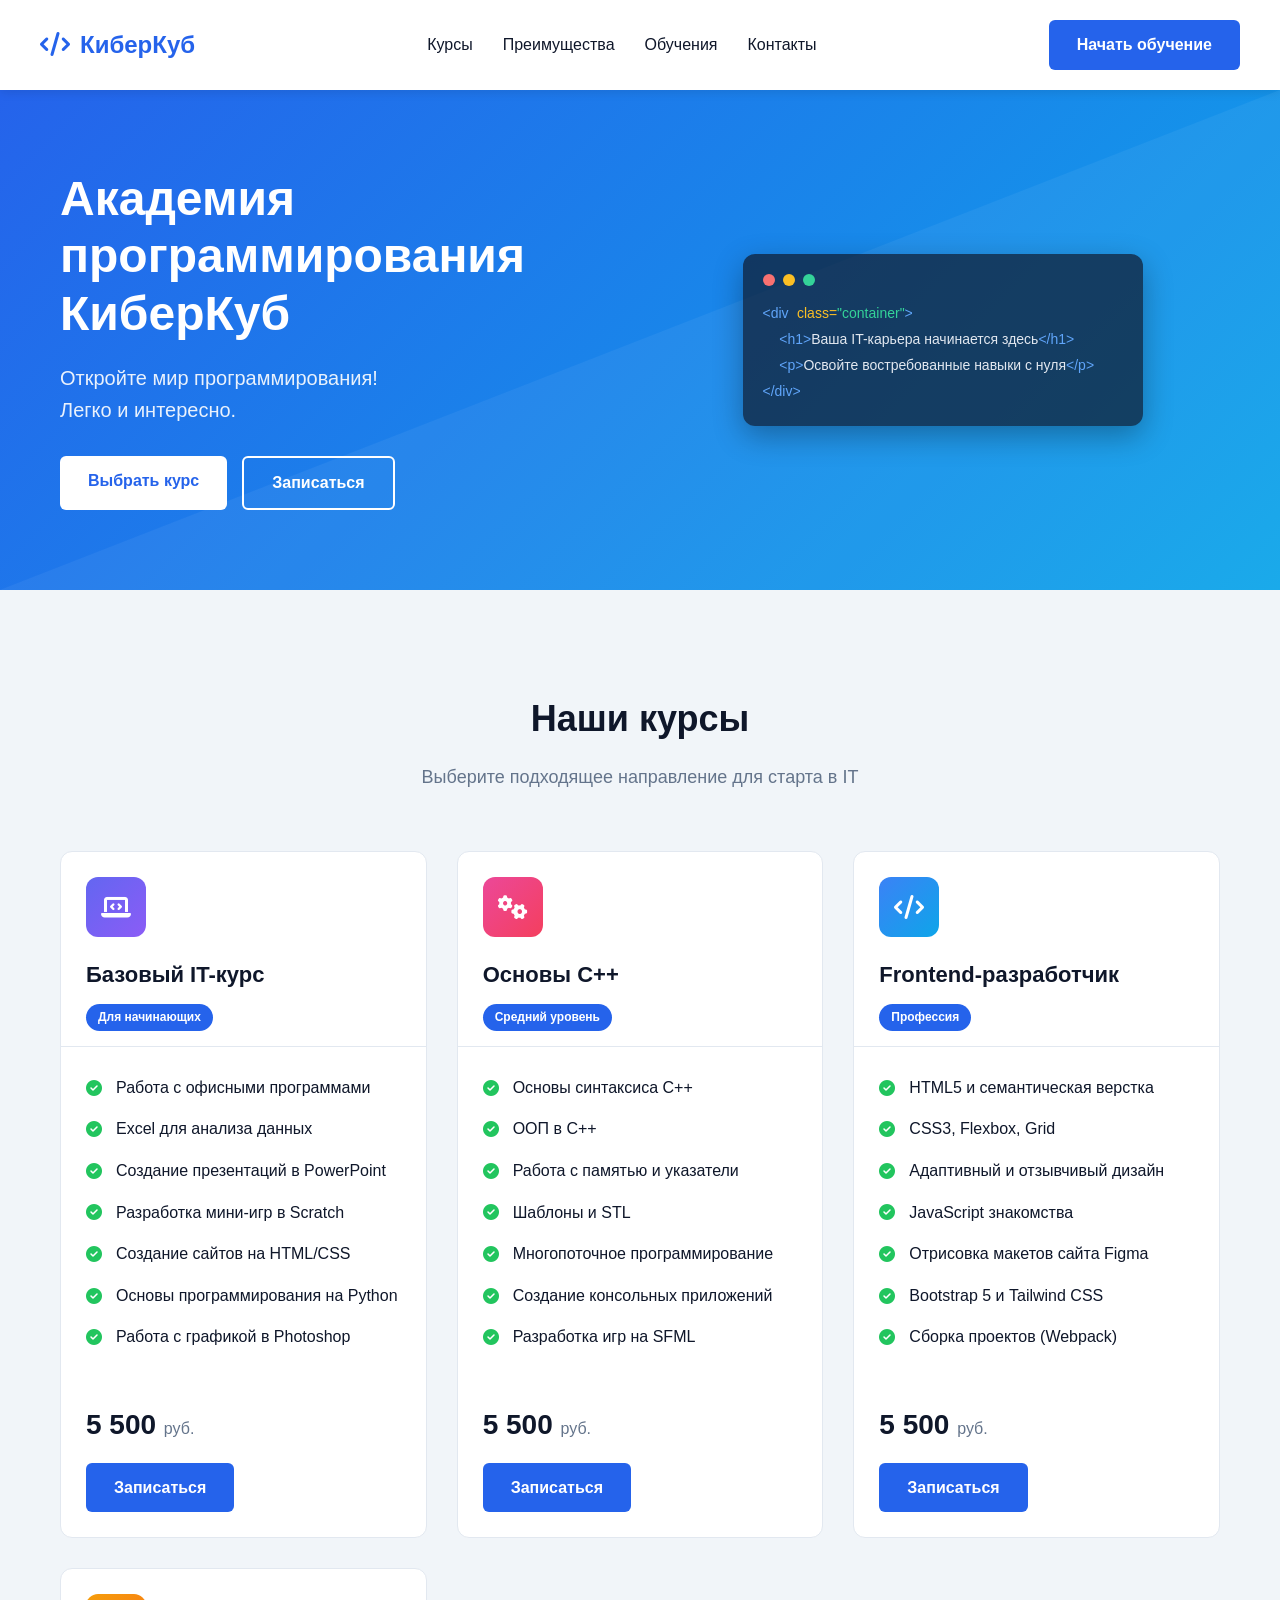
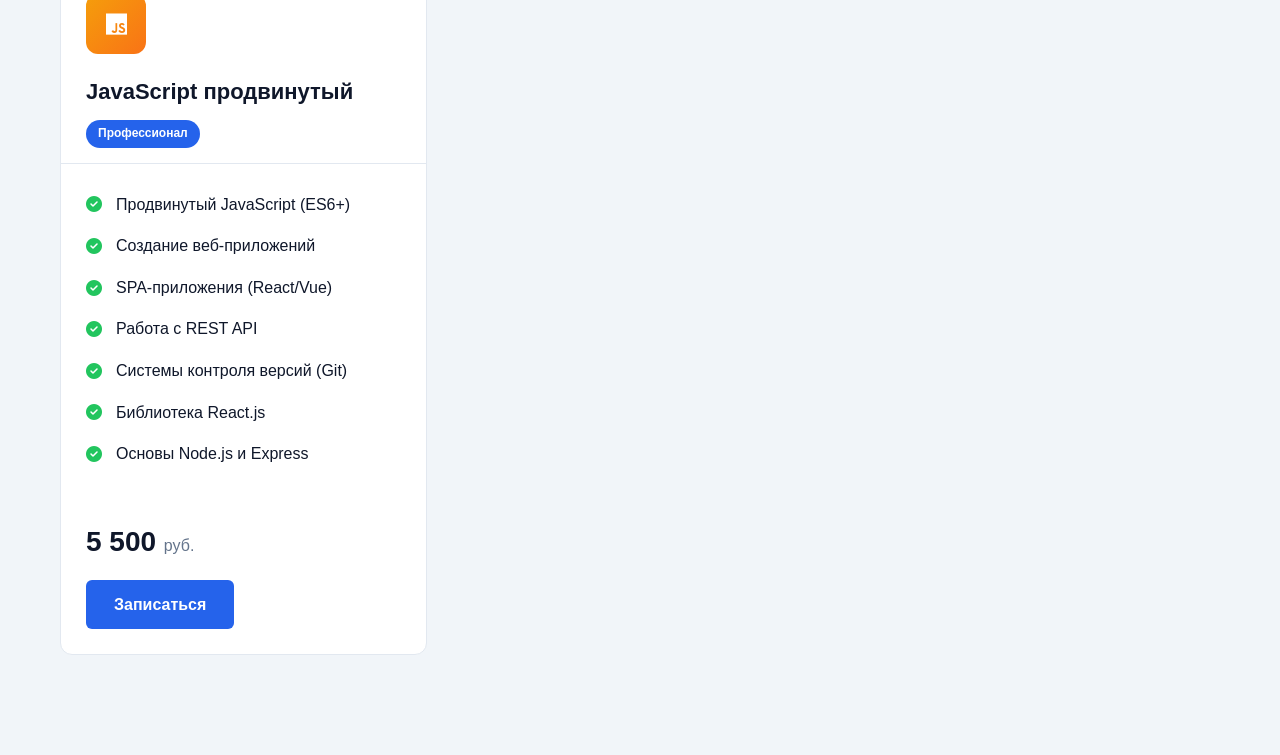
<file: index.html>
<!doctype html>
<html lang="ru">
  <head>
    <meta charset="UTF-8" />
    <meta name="viewport" content="width=device-width, initial-scale=1.0" />
    <title>Академия КиберКуб</title>
    <link
      rel="stylesheet"
      href="https://cdnjs.cloudflare.com/ajax/libs/font-awesome/6.4.0/css/all.min.css"
    />
    <link rel="stylesheet" type="text/css" href="assets/css/style.css" />
  </head>
  <body>
    <!-- Шапка -->
    <header>
      <div class="container header-container">
        <a href="#" class="logo">
          <div class="logo-icon"><i class="fas fa-code"></i></div>
          <div class="logo-text">КиберКуб</div>
        </a>
        <nav>
          <ul>
            <li><a href="#courses">Курсы</a></li>
            <li><a href="#features">Преимущества</a></li>
            <li><a href="#program">Обучения</a></li>
            <li><a href="#pricing">Контакты</a></li>
          </ul>
        </nav>
        <a href="#cta" class="btn">Начать обучение</a>
      </div>
    </header>

    <!-- Главная секция -->
    <section class="hero">
      <div class="container hero-content">
        <div class="hero-text">
          <h1>Академия программирования КиберКуб</h1>
          <p class="subtitle">
            Откройте мир программирования! <br />
            Легко и интересно.
          </p>
          <div class="cta-buttons">
            <a href="#courses" class="btn btn-light">Выбрать курс</a>
            <a href="#pricing" class="btn btn-outline">Записаться</a>
          </div>
        </div>
        <div class="hero-image">
          <div class="code-card">
            <div class="code-header">
              <div class="code-dot dot-red"></div>
              <div class="code-dot dot-yellow"></div>
              <div class="code-dot dot-green"></div>
            </div>
            <div class="code-content">
              <span class="code-tag">&lt;div</span>
              <span class="code-attr">class=</span
              ><span class="code-value">"container"</span
              ><span class="code-tag">&gt;</span><br />
              &nbsp;&nbsp;<span class="code-tag">&lt;h1&gt;</span
              ><span class="code-text">Ваша IT-карьера начинается здесь</span
              ><span class="code-tag">&lt;/h1&gt;</span><br />
              &nbsp;&nbsp;<span class="code-tag">&lt;p&gt;</span
              ><span class="code-text"
                >Освойте востребованные навыки с нуля</span
              ><span class="code-tag">&lt;/p&gt;</span><br />
              <span class="code-tag">&lt;/div&gt;</span>
            </div>
          </div>
        </div>
      </div>
    </section>

    <!-- Секция курсов -->
    <section class="courses" id="courses">
      <div class="container">
        <h2 class="section-title">Наши курсы</h2>
        <p class="section-subtitle">
          Выберите подходящее направление для старта в IT
        </p>

        <div class="courses-grid">
          <!-- Курс 1: Базовый -->
          <div class="course-card">
            <div class="course-header">
              <div
                class="course-icon"
                style="background: linear-gradient(135deg, #6366f1, #8b5cf6)"
              >
                <i class="fas fa-laptop-code"></i>
              </div>
              <h3 class="course-title">Базовый IT-курс</h3>
              <span class="course-level">Для начинающих</span>
            </div>
            <div class="course-content">
              <ul class="course-features">
                <li>
                  <i class="fas fa-check-circle"></i> Работа с офисными
                  программами
                </li>
                <li>
                  <i class="fas fa-check-circle"></i> Excel для анализа данных
                </li>
                <li>
                  <i class="fas fa-check-circle"></i> Создание презентаций в
                  PowerPoint
                </li>
                <li>
                  <i class="fas fa-check-circle"></i> Разработка мини-игр в
                  Scratch
                </li>
                <li>
                  <i class="fas fa-check-circle"></i> Создание сайтов на
                  HTML/CSS
                </li>
                <li>
                  <i class="fas fa-check-circle"></i> Основы программирования на
                  Python
                </li>
                <li>
                  <i class="fas fa-check-circle"></i> Работа с графикой в
                  Photoshop
                </li>
              </ul>
            </div>
            <div class="course-footer">
              <div class="course-price">5 500 <span>руб.</span></div>
              <a href="#" class="btn">Записаться</a>
            </div>
          </div>

          <!-- Курс 2: Программирование C++ -->
          <div class="course-card">
            <div class="course-header">
              <div
                class="course-icon"
                style="background: linear-gradient(135deg, #ec4899, #f43f5e)"
              >
                <i class="fas fa-cogs"></i>
              </div>
              <h3 class="course-title">Основы C++</h3>
              <span class="course-level">Средний уровень</span>
            </div>
            <div class="course-content">
              <ul class="course-features">
                <li>
                  <i class="fas fa-check-circle"></i> Основы синтаксиса C++
                </li>
                <li><i class="fas fa-check-circle"></i> ООП в C++</li>
                <li>
                  <i class="fas fa-check-circle"></i> Работа с памятью и
                  указатели
                </li>
                <li><i class="fas fa-check-circle"></i> Шаблоны и STL</li>
                <li>
                  <i class="fas fa-check-circle"></i> Многопоточное
                  программирование
                </li>
                <li>
                  <i class="fas fa-check-circle"></i> Создание консольных
                  приложений
                </li>
                <li>
                  <i class="fas fa-check-circle"></i> Разработка игр на SFML
                </li>
              </ul>
            </div>
            <div class="course-footer">
              <div class="course-price">5 500 <span>руб.</span></div>
              <a href="#" class="btn">Записаться</a>
            </div>
          </div>

          <!-- Курс 3: Frontend-разработка -->
          <div class="course-card">
            <div class="course-header">
              <div
                class="course-icon"
                style="background: linear-gradient(135deg, #3b82f6, #0ea5e9)"
              >
                <i class="fas fa-code"></i>
              </div>
              <h3 class="course-title">Frontend-разработчик</h3>
              <span class="course-level">Профессия</span>
            </div>
            <div class="course-content">
              <ul class="course-features">
                <li>
                  <i class="fas fa-check-circle"></i> HTML5 и семантическая
                  верстка
                </li>
                <li><i class="fas fa-check-circle"></i> CSS3, Flexbox, Grid</li>
                <li>
                  <i class="fas fa-check-circle"></i> Адаптивный и отзывчивый
                  дизайн
                </li>
                <li>
                  <i class="fas fa-check-circle"></i> JavaScript знакомства
                </li>
                <li>
                  <i class="fas fa-check-circle"></i> Отрисовка макетов сайта
                  Figma
                </li>
                <li>
                  <i class="fas fa-check-circle"></i> Bootstrap 5 и Tailwind CSS
                </li>
                <li>
                  <i class="fas fa-check-circle"></i> Сборка проектов (Webpack)
                </li>
              </ul>
            </div>
            <div class="course-footer">
              <div class="course-price">5 500 <span>руб.</span></div>
              <a href="#" class="btn">Записаться</a>
            </div>
          </div>

          <!-- Курс 4: JavaScript продвинутый -->
          <div class="course-card">
            <div class="course-header">
              <div
                class="course-icon"
                style="background: linear-gradient(135deg, #f59e0b, #f97316)"
              >
                <i class="fab fa-js"></i>
              </div>
              <h3 class="course-title">JavaScript продвинутый</h3>
              <span class="course-level">Профессионал</span>
            </div>
            <div class="course-content">
              <ul class="course-features">
                <li>
                  <i class="fas fa-check-circle"></i> Продвинутый JavaScript
                  (ES6+)
                </li>
                <li>
                  <i class="fas fa-check-circle"></i> Создание веб-приложений
                </li>
                <li>
                  <i class="fas fa-check-circle"></i> SPA-приложения (React/Vue)
                </li>
                <li><i class="fas fa-check-circle"></i> Работа с REST API</li>
                <li>
                  <i class="fas fa-check-circle"></i> Системы контроля версий
                  (Git)
                </li>
                <li><i class="fas fa-check-circle"></i> Библиотека React.js</li>
                <li>
                  <i class="fas fa-check-circle"></i> Основы Node.js и Express
                </li>
              </ul>
            </div>
            <div class="course-footer">
              <div class="course-price">5 500 <span>руб.</span></div>
              <a href="#" class="btn">Записаться</a>
            </div>
          </div>
        </div>
      </div>
    </section>
    <script src="assets/js/app.js"></script>
  </body>
</html>
</file>
<file: assets/css/style.css>
/* Сброс стилей */
* {
  margin: 0;
  padding: 0;
  box-sizing: border-box;
  font-family: "Segoe UI", Tahoma, Geneva, Verdana, sans-serif;
}

/* Переменные для цветов */
:root {
  --primary: #2563eb;
  --primary-dark: #1d4ed8;
  --secondary: #0ea5e9;
  --accent: #f97316;
  --light: #f8fafc;
  --dark: #0f172a;
  --gray: #64748b;
  --success: #22c55e;
}

body {
  background-color: var(--light);
  color: var(--dark);
  line-height: 1.6;
}

.container {
  width: 100%;
  max-width: 1200px;
  margin: 0 auto;
  padding: 0 20px;
}

/* Шапка */
header {
  background-color: white;
  box-shadow: 0 2px 10px rgba(0, 0, 0, 0.1);
  position: sticky;
  top: 0;
  z-index: 100;
}

.header-container {
  display: flex;
  justify-content: space-between;
  align-items: center;
  padding: 20px 0;
}

.logo {
  display: flex;
  align-items: center;
  gap: 10px;
  text-decoration: none;
}

.logo-icon {
  font-size: 24px;
  color: var(--primary);
}

.logo-text {
  font-size: 24px;
  font-weight: 700;
  color: var(--primary);
}

nav ul {
  display: flex;
  list-style: none;
  gap: 30px;
}

nav a {
  text-decoration: none;
  color: var(--dark);
  font-weight: 500;
  transition: color 0.3s;
}

nav a:hover {
  color: var(--primary);
}

.btn {
  display: inline-block;
  padding: 12px 28px;
  background-color: var(--primary);
  color: white;
  border-radius: 6px;
  text-decoration: none;
  font-weight: 600;
  transition: all 0.3s;
  border: none;
  cursor: pointer;
  font-size: 16px;
}

.btn:hover {
  background-color: var(--primary-dark);
  transform: translateY(-2px);
  box-shadow: 0 4px 8px rgba(37, 99, 235, 0.3);
}

.btn-outline {
  background: transparent;
  border: 2px solid white;
  color: white;
}

.btn-outline:hover {
  background-color: var(--primary);
  color: white;
}

/* Герой секция */
.hero {
  background: linear-gradient(135deg, #2563eb 0%, #0ea5e9 100%);
  color: white;
  padding: 80px 0;
  position: relative;
  overflow: hidden;
}

.hero::before {
  content: "";
  position: absolute;
  top: 0;
  left: 0;
  width: 100%;
  height: 100%;
  background: url('data:image/svg+xml;utf8,<svg xmlns="http://www.w3.org/2000/svg" viewBox="0 0 100 100" preserveAspectRatio="none"><polygon fill="rgba(255,255,255,0.05)" points="0,100 100,0 100,100"/></svg>');
  background-size: cover;
}

.hero-content {
  position: relative;
  z-index: 2;
  display: flex;
  align-items: center;
  gap: 50px;
}

.hero-text {
  flex: 1;
}

.hero-image {
  flex: 1;
  display: flex;
  justify-content: center;
}

.code-card {
  background: rgba(15, 23, 42, 0.7);
  border-radius: 12px;
  padding: 20px;
  width: 100%;
  max-width: 400px;
  box-shadow: 0 10px 30px rgba(0, 0, 0, 0.3);
}

.code-header {
  display: flex;
  gap: 8px;
  margin-bottom: 15px;
}

.code-dot {
  width: 12px;
  height: 12px;
  border-radius: 50%;
}

.dot-red {
  background-color: #f87171;
}

.dot-yellow {
  background-color: #fbbf24;
}

.dot-green {
  background-color: #34d399;
}

.code-content {
  font-family: "Courier New", Courier, monospace;
  font-size: 14px;
  color: #cbd5e1;
  line-height: 1.8;
}

.code-tag {
  color: #60a5fa;
}

.code-attr {
  color: #fbbf24;
}

.code-value {
  color: #34d399;
}

.code-text {
  color: #e2e8f0;
}

h1 {
  font-size: 48px;
  margin-bottom: 20px;
  line-height: 1.2;
}

.subtitle {
  font-size: 20px;
  margin-bottom: 30px;
  opacity: 0.9;
}

.cta-buttons {
  display: flex;
  gap: 15px;
  margin-top: 30px;
}

.btn-light {
  background-color: white;
  color: var(--primary);
}

.btn-light:hover {
  background-color: var(--light);
  box-shadow: 0 4px 8px rgba(255, 255, 255, 0.3);
}

/* Секция курсов */
.courses {
  padding: 100px 0;
  background-color: #f1f5f9;
}

.section-title {
  text-align: center;
  font-size: 36px;
  margin-bottom: 15px;
  color: var(--dark);
}

.section-subtitle {
  text-align: center;
  color: var(--gray);
  font-size: 18px;
  max-width: 700px;
  margin: 0 auto 60px;
}

.courses-grid {
  display: grid;
  grid-template-columns: repeat(auto-fit, minmax(300px, 1fr));
  gap: 30px;
}

.course-card {
  background-color: white;
  border-radius: 12px;
  overflow: hidden;
  transition:
    transform 0.3s,
    box-shadow 0.3s;
  border: 1px solid #e2e8f0;
  display: flex;
  flex-direction: column;
  height: 100%;
}

.course-card:hover {
  transform: translateY(-10px);
  box-shadow: 0 15px 30px rgba(0, 0, 0, 0.1);
}

.course-header {
  padding: 25px 25px 15px;
  border-bottom: 1px solid #e2e8f0;
}

.course-icon {
  width: 60px;
  height: 60px;
  border-radius: 12px;
  display: flex;
  align-items: center;
  justify-content: center;
  margin-bottom: 20px;
  font-size: 24px;
  color: white;
}

.course-title {
  font-size: 22px;
  margin-bottom: 10px;
  color: var(--dark);
}

.course-level {
  display: inline-block;
  padding: 4px 12px;
  background-color: var(--primary);
  color: white;
  border-radius: 20px;
  font-size: 12px;
  font-weight: 600;
}

.course-content {
  padding: 20px 25px;
  flex-grow: 1;
}

.course-features {
  list-style: none;
  margin-bottom: 25px;
}

.course-features li {
  padding: 8px 0;
  display: flex;
  align-items: center;
  gap: 10px;
}

.course-features li i {
  color: var(--success);
  min-width: 20px;
}

.course-footer {
  padding: 0 25px 25px;
  margin-top: auto;
}

.course-price {
  font-size: 28px;
  font-weight: 700;
  color: var(--dark);
  margin-bottom: 15px;
}

.course-price span {
  font-size: 16px;
  color: var(--gray);
  font-weight: normal;
}

/* Адаптивность */
@media (max-width: 992px) {
  h1 {
    font-size: 40px;
  }

  .hero-content {
    flex-direction: column;
  }

  .curator-container {
    flex-direction: column;
  }
}

@media (max-width: 768px) {
  .header-container {
    flex-direction: column;
    gap: 20px;
  }

  nav ul {
    gap: 15px;
    flex-wrap: wrap;
    justify-content: center;
  }

  h1 {
    font-size: 32px;
  }

  .section-title {
    font-size: 28px;
  }

  .cta-buttons {
    flex-direction: column;
  }

  .btn {
    width: 50%;
  }
}
</file>
